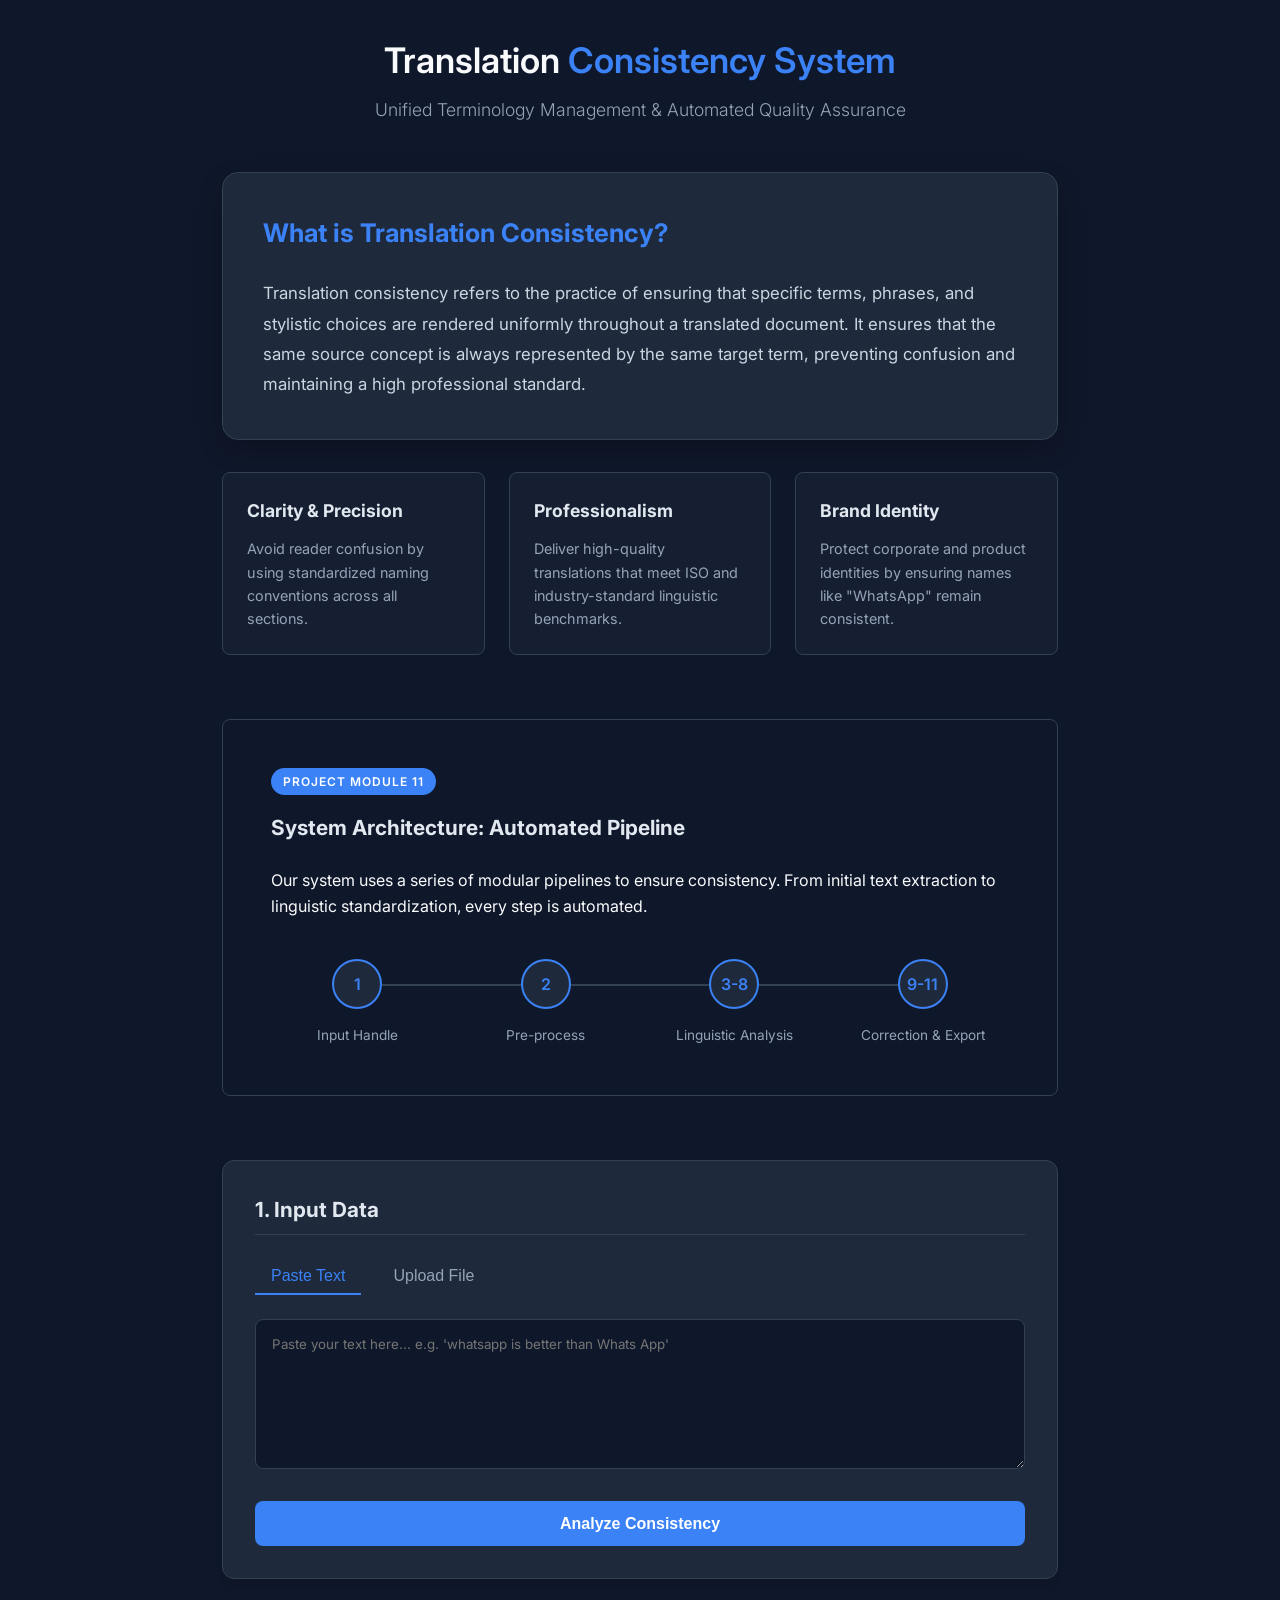
<file: frontend/index.html>
<!DOCTYPE html>
<html lang="en">
<head>
    <meta charset="UTF-8">
    <meta name="viewport" content="width=device-width, initial-scale=1.0">
    <title>Proper Noun Consistency Checker</title>
    <link href="https://fonts.googleapis.com/css2?family=Inter:wght@300;400;600&display=swap" rel="stylesheet">
    <link rel="stylesheet" href="css/style.css">
</head>
<body>
    <div class="loading-overlay hidden" id="loading-overlay">
        <div class="loader"></div>
        <p>Analyzing text content...</p>
    </div>
    <div class="container">
        <header>
            <h1>Translation <span>Consistency System</span></h1>
            <p>Unified Terminology Management & Automated Quality Assurance</p>
        </header>

        <section class="info-hero">
            <div class="info-card">
                <h2>What is Translation Consistency?</h2>
                <p>Translation consistency refers to the practice of ensuring that specific terms, phrases, and stylistic choices are rendered uniformly throughout a translated document. It ensures that the same source concept is always represented by the same target term, preventing confusion and maintaining a high professional standard.</p>
            </div>
            
            <div class="importance-grid">
                <div class="card">
                    <h3>Clarity & Precision</h3>
                    <p>Avoid reader confusion by using standardized naming conventions across all sections.</p>
                </div>
                <div class="card">
                    <h3>Professionalism</h3>
                    <p>Deliver high-quality translations that meet ISO and industry-standard linguistic benchmarks.</p>
                </div>
                <div class="card">
                    <h3>Brand Identity</h3>
                    <p>Protect corporate and product identities by ensuring names like "WhatsApp" remain consistent.</p>
                </div>
            </div>
        </section>

        <section class="architecture-section card">
            <div class="section-badge">Project Module 11</div>
            <h2>System Architecture: Automated Pipeline</h2>
            <p>Our system uses a series of modular pipelines to ensure consistency. From initial text extraction to linguistic standardization, every step is automated.</p>
            <div class="pipeline-flow">
                <div class="step"><span>1</span> <p>Input Handle</p></div>
                <div class="step"><span>2</span> <p>Pre-process</p></div>
                <div class="step"><span>3-8</span> <p>Linguistic Analysis</p></div>
                <div class="step"><span>9-11</span> <p>Correction & Export</p></div>
            </div>
        </section>

        <main>
            <section class="input-section">
                <h2>1. Input Data</h2>
                <div class="tabs">
                    <button class="tab-btn active" data-target="paste-tab">Paste Text</button>
                    <button class="tab-btn" data-target="upload-tab">Upload File</button>
                </div>

                <div id="paste-tab" class="tab-content active">
                    <textarea id="text-input" placeholder="Paste your text here... e.g. 'whatsapp is better than Whats App'"></textarea>
                </div>

                <div id="upload-tab" class="tab-content">
                    <div class="file-drop-area">
                        <span class="file-message">Drag & drop your .txt, .docx, or .pdf file here or click to browse</span>
                        <input type="file" id="file-input" accept=".txt,.docx,.pdf">
                    </div>
                </div>

                <button id="process-btn" class="primary-btn">Analyze Consistency</button>
            </section>

            <section class="output-section hidden" id="output-section">
                <h2>Consistency Analysis Complete</h2>
                <div id="pipeline-status"></div>
                
                <div class="analytics-dashboard">
                    <h3>Pipeline 8: Variation Report</h3>
                    <table class="report-table" id="report-table">
                        <thead>
                            <tr>
                                <th>Canonical Form</th>
                                <th>Frequency</th>
                                <th>Replaced Variants</th>
                            </tr>
                        </thead>
                        <tbody id="report-body">
                            <!-- Populated via JS -->
                        </tbody>
                    </table>
                </div>

                <div class="results-grid">
                    <div class="card full-width">
                        <h3>Pipeline 9: Standardized Output</h3>
                        <p id="final-text-output" class="text-display"></p>
                    </div>
                </div>

                <div class="export-actions">
                    <h3>Pipeline 10: Export Data</h3>
                    <button id="download-txt-btn" class="secondary-btn">Download .TXT</button>
                    <button id="download-docx-btn" class="secondary-btn">Download .DOCX</button>
                </div>
            </section>
        </main>
    </div>
    <script src="js/app.js"></script>
</body>
</html>
</file>
<file: frontend/css/style.css>
:root {
    --bg-color: #0f172a;
    --text-color: #f8fafc;
    --primary-color: #3b82f6;
    --primary-hover: #2563eb;
    --card-bg: #1e293b;
    --border-color: #334155;
    --success-color: #10b981;
}

* {
    box-sizing: border-box;
    margin: 0;
    padding: 0;
}

body {
    font-family: 'Inter', sans-serif;
    background-color: var(--bg-color);
    color: var(--text-color);
    line-height: 1.6;
}

.container {
    max-width: 900px;
    margin: 0 auto;
    padding: 2rem;
}

header {
    text-align: center;
    margin-bottom: 3rem;
    animation: fadeIn 1s ease-in;
}

header h1 {
    font-size: 2.2rem;
    font-weight: 600;
}

header h1 span {
    color: var(--primary-color);
}

header p {
    color: #94a3b8;
    margin-top: 0.5rem;
    font-size: 1.1rem;
    font-weight: 300;
}

/* Info Hero */
.info-hero {
    margin-bottom: 4rem;
    display: flex;
    flex-direction: column;
    gap: 2rem;
    animation: fadeIn 1.2s ease-in;
}

.info-card {
    background: linear-gradient(135deg, var(--card-bg) 0%, #1e293b 100%);
    border-radius: 16px;
    padding: 2.5rem;
    border: 1px solid var(--border-color);
    box-shadow: 0 10px 25px rgba(0, 0, 0, 0.2);
}

.info-card h2 {
    color: var(--primary-color);
    font-size: 1.6rem;
    margin-bottom: 1rem;
    border: none;
}

.info-card p {
    color: #cbd5e1;
    font-size: 1.05rem;
    line-height: 1.8;
}

.importance-grid {
    display: grid;
    grid-template-columns: repeat(auto-fit, minmax(250px, 1fr));
    gap: 1.5rem;
}

.importance-grid .card {
    margin-top: 0; /* Override default card margin */
    transition: transform 0.3s, border-color 0.3s;
    background: rgba(30, 41, 59, 0.5);
}

.importance-grid .card:hover {
    transform: translateY(-5px);
    border-color: var(--primary-color);
}

.importance-grid h3 {
    color: #e2e8f0;
    margin-bottom: 0.75rem;
    font-size: 1.1rem;
}

.importance-grid p {
    font-size: 0.9rem;
    color: #94a3b8;
}

/* Architecture Section */
.architecture-section {
    position: relative;
    overflow: hidden;
    margin-bottom: 4rem;
    padding: 3rem !important;
}

.section-badge {
    display: inline-block;
    background: var(--primary-color);
    color: white;
    font-size: 0.75rem;
    font-weight: 600;
    padding: 0.25rem 0.75rem;
    border-radius: 50px;
    margin-bottom: 1rem;
    text-transform: uppercase;
    letter-spacing: 1px;
}

.architecture-section h2 {
    border: none;
    margin-bottom: 1rem;
}

.pipeline-flow {
    display: flex;
    justify-content: space-between;
    gap: 1rem;
    margin-top: 2.5rem;
    position: relative;
}

.pipeline-flow::after {
    content: '';
    position: absolute;
    top: 25px;
    left: 10%;
    width: 80%;
    height: 2px;
    background: var(--border-color);
    z-index: 0;
}

.pipeline-flow .step {
    flex: 1;
    text-align: center;
    position: relative;
    z-index: 1;
}

.pipeline-flow .step span {
    width: 50px;
    height: 50px;
    background: var(--card-bg);
    border: 2px solid var(--primary-color);
    border-radius: 50%;
    display: flex;
    align-items: center;
    justify-content: center;
    margin: 0 auto 1rem;
    font-weight: 600;
    color: var(--primary-color);
    transition: all 0.3s;
}

.pipeline-flow .step:hover span {
    background: var(--primary-color);
    color: white;
    transform: scale(1.1);
}

.pipeline-flow .step p {
    font-size: 0.85rem;
    color: #94a3b8;
}

.input-section, .output-section {
    background: var(--card-bg);
    border: 1px solid var(--border-color);
    border-radius: 12px;
    padding: 2rem;
    margin-bottom: 2rem;
    box-shadow: 0 4px 6px -1px rgba(0, 0, 0, 0.1);
}

h2 {
    font-size: 1.3rem;
    margin-bottom: 1.5rem;
    border-bottom: 1px solid var(--border-color);
    padding-bottom: 0.5rem;
    color: #e2e8f0;
}

/* Tabs */
.tabs {
    display: flex;
    gap: 1rem;
    margin-bottom: 1.5rem;
}

.tab-btn {
    background: transparent;
    border: none;
    color: #94a3b8;
    font-size: 1rem;
    cursor: pointer;
    padding: 0.5rem 1rem;
    border-bottom: 2px solid transparent;
    transition: all 0.3s;
}

.tab-btn.active, .tab-btn:hover {
    color: var(--primary-color);
    border-bottom: 2px solid var(--primary-color);
}

.tab-content {
    display: none;
}

.tab-content.active {
    display: block;
    animation: fadeIn 0.3s ease-in;
}

textarea {
    width: 100%;
    height: 150px;
    background: var(--bg-color);
    border: 1px solid var(--border-color);
    border-radius: 8px;
    color: var(--text-color);
    padding: 1rem;
    font-family: inherit;
    resize: vertical;
}

textarea:focus {
    outline: none;
    border-color: var(--primary-color);
}

.file-drop-area {
    border: 2px dashed var(--border-color);
    border-radius: 8px;
    padding: 3rem;
    text-align: center;
    position: relative;
    cursor: pointer;
    transition: border 0.3s;
}

.file-drop-area.drag-over {
    border-color: var(--primary-color);
    background-color: rgba(59, 130, 246, 0.05);
}

.file-drop-area:hover {
    border-color: var(--primary-color);
}

.file-drop-area input[type="file"] {
    position: absolute;
    left: 0;
    top: 0;
    width: 100%;
    height: 100%;
    opacity: 0;
    cursor: pointer;
}

.primary-btn {
    background: var(--primary-color);
    color: white;
    border: none;
    padding: 0.85rem 2rem;
    border-radius: 8px;
    font-size: 1rem;
    font-weight: 600;
    cursor: pointer;
    margin-top: 1.5rem;
    width: 100%;
    transition: background 0.3s, transform 0.1s;
}

.primary-btn:hover {
    background: var(--primary-hover);
}

.primary-btn:active {
    transform: scale(0.98);
}

.hidden {
    display: none !important;
}

.card {
    background: var(--bg-color);
    border: 1px solid var(--border-color);
    border-radius: 8px;
    padding: 1.5rem;
    margin-top: 1rem;
}

.text-display {
    white-space: pre-wrap;
    color: #cbd5e1;
    font-size: 0.95rem;
    margin-top: 0.5rem;
}

@keyframes fadeIn {
    from { opacity: 0; transform: translateY(5px); }
    to { opacity: 1; transform: translateY(0); }
}

.analytics-dashboard {
    margin-top: 1.5rem;
    margin-bottom: 2rem;
    background: var(--card-bg);
    border: 1px solid var(--border-color);
    border-radius: 8px;
    padding: 1.5rem;
}

.report-table {
    width: 100%;
    border-collapse: collapse;
    margin-top: 1rem;
}

.report-table th, .report-table td {
    padding: 0.75rem;
    text-align: left;
    border-bottom: 1px solid var(--border-color);
}

.report-table th {
    color: var(--primary-color);
    font-weight: 600;
}

.report-table tbody tr:hover {
    background-color: rgba(255, 255, 255, 0.02);
}

.export-actions {
    display: flex;
    gap: 1rem;
    margin-top: 2rem;
    justify-content: center;
}

.secondary-btn {
    background: transparent;
    border: 1px solid var(--primary-color);
    color: var(--primary-color);
    padding: 0.75rem 1.5rem;
    border-radius: 8px;
    cursor: pointer;
    font-size: 1rem;
    font-weight: 600;
    transition: all 0.3s;
}

.secondary-btn:hover {
    background: var(--primary-color);
    color: white;
}

/* Loading Overlay */
.loading-overlay {
    position: fixed;
    top: 0;
    left: 0;
    width: 100%;
    height: 100%;
    background: rgba(15, 23, 42, 0.8);
    display: flex;
    flex-direction: column;
    align-items: center;
    justify-content: center;
    z-index: 1000;
    backdrop-filter: blur(4px);
}

.loading-overlay p {
    margin-top: 1rem;
    font-weight: 600;
    color: var(--primary-color);
}

.loader {
    width: 48px;
    height: 48px;
    border: 5px solid var(--border-color);
    border-bottom-color: var(--primary-color);
    border-radius: 50%;
    display: inline-block;
    box-sizing: border-box;
    animation: rotation 1s linear infinite;
}

@keyframes rotation {
    0% { transform: rotate(0deg); }
    100% { transform: rotate(360deg); }
}
</file>
